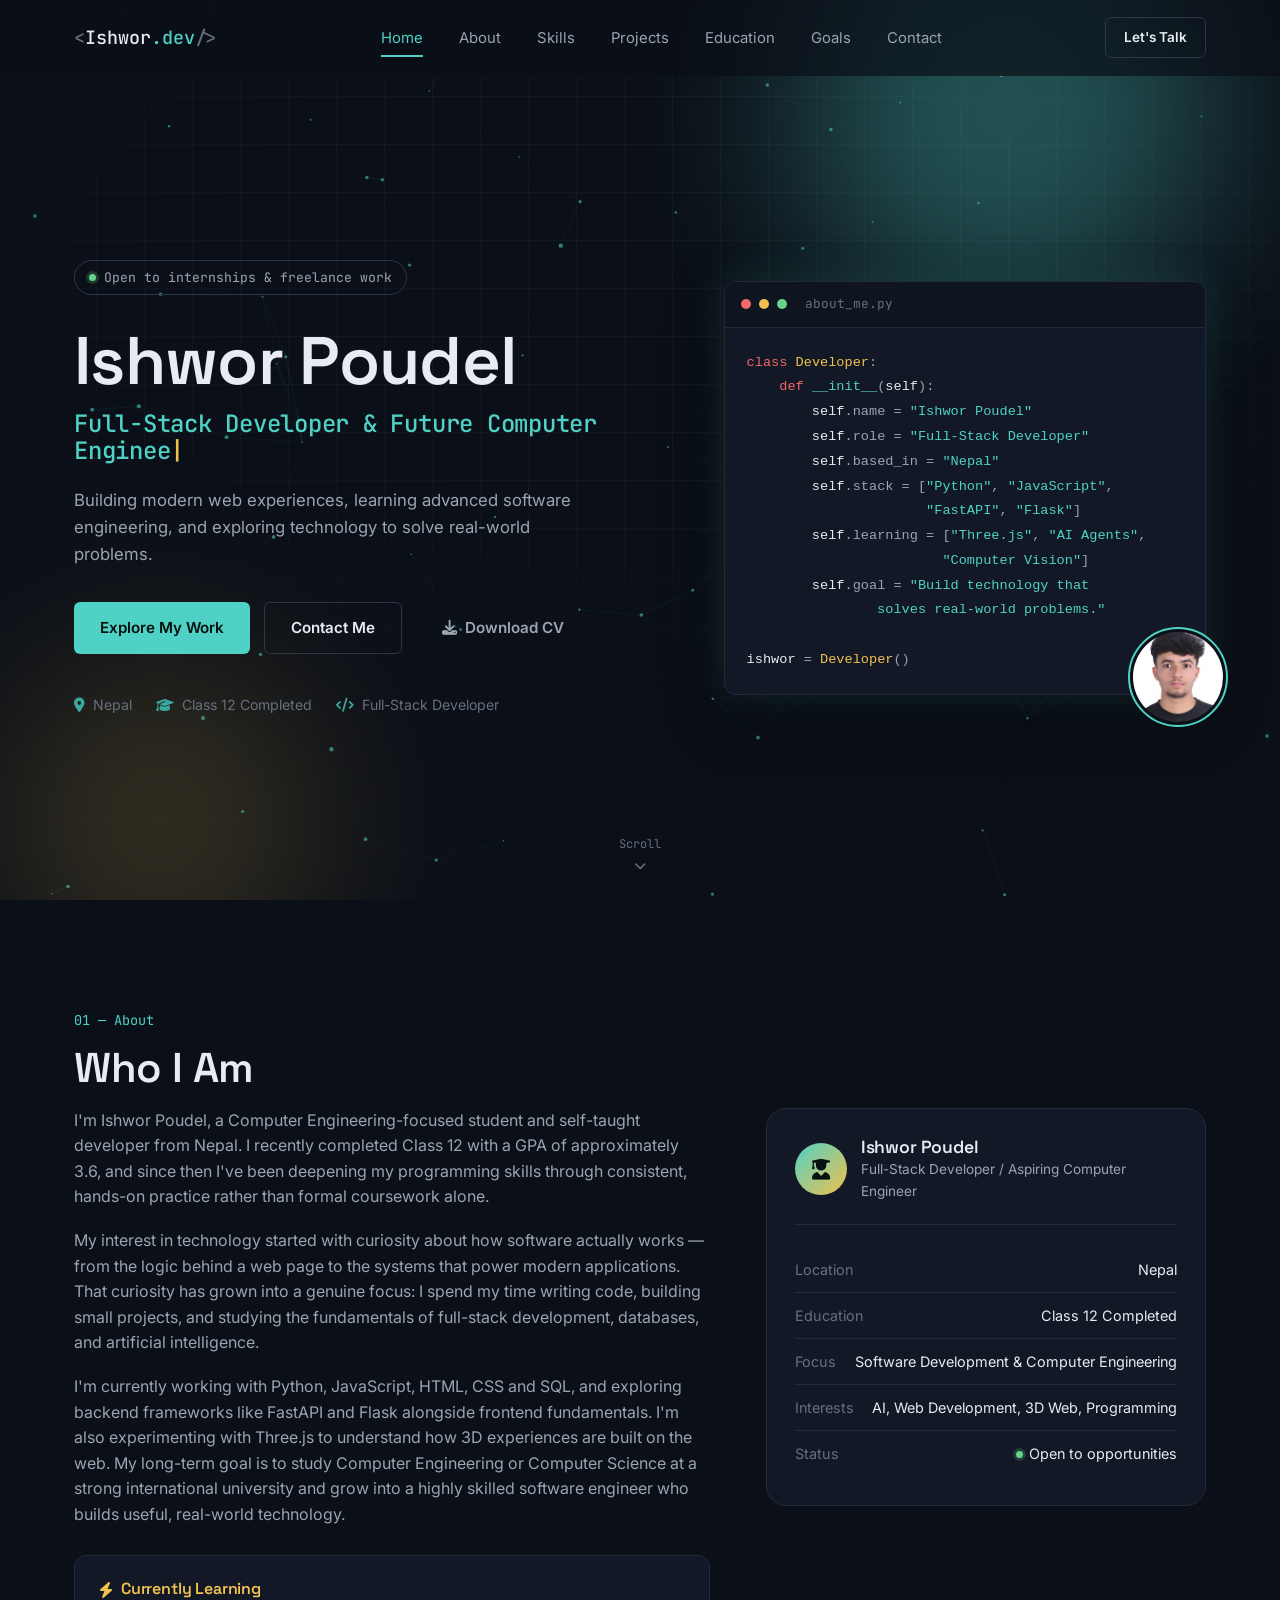
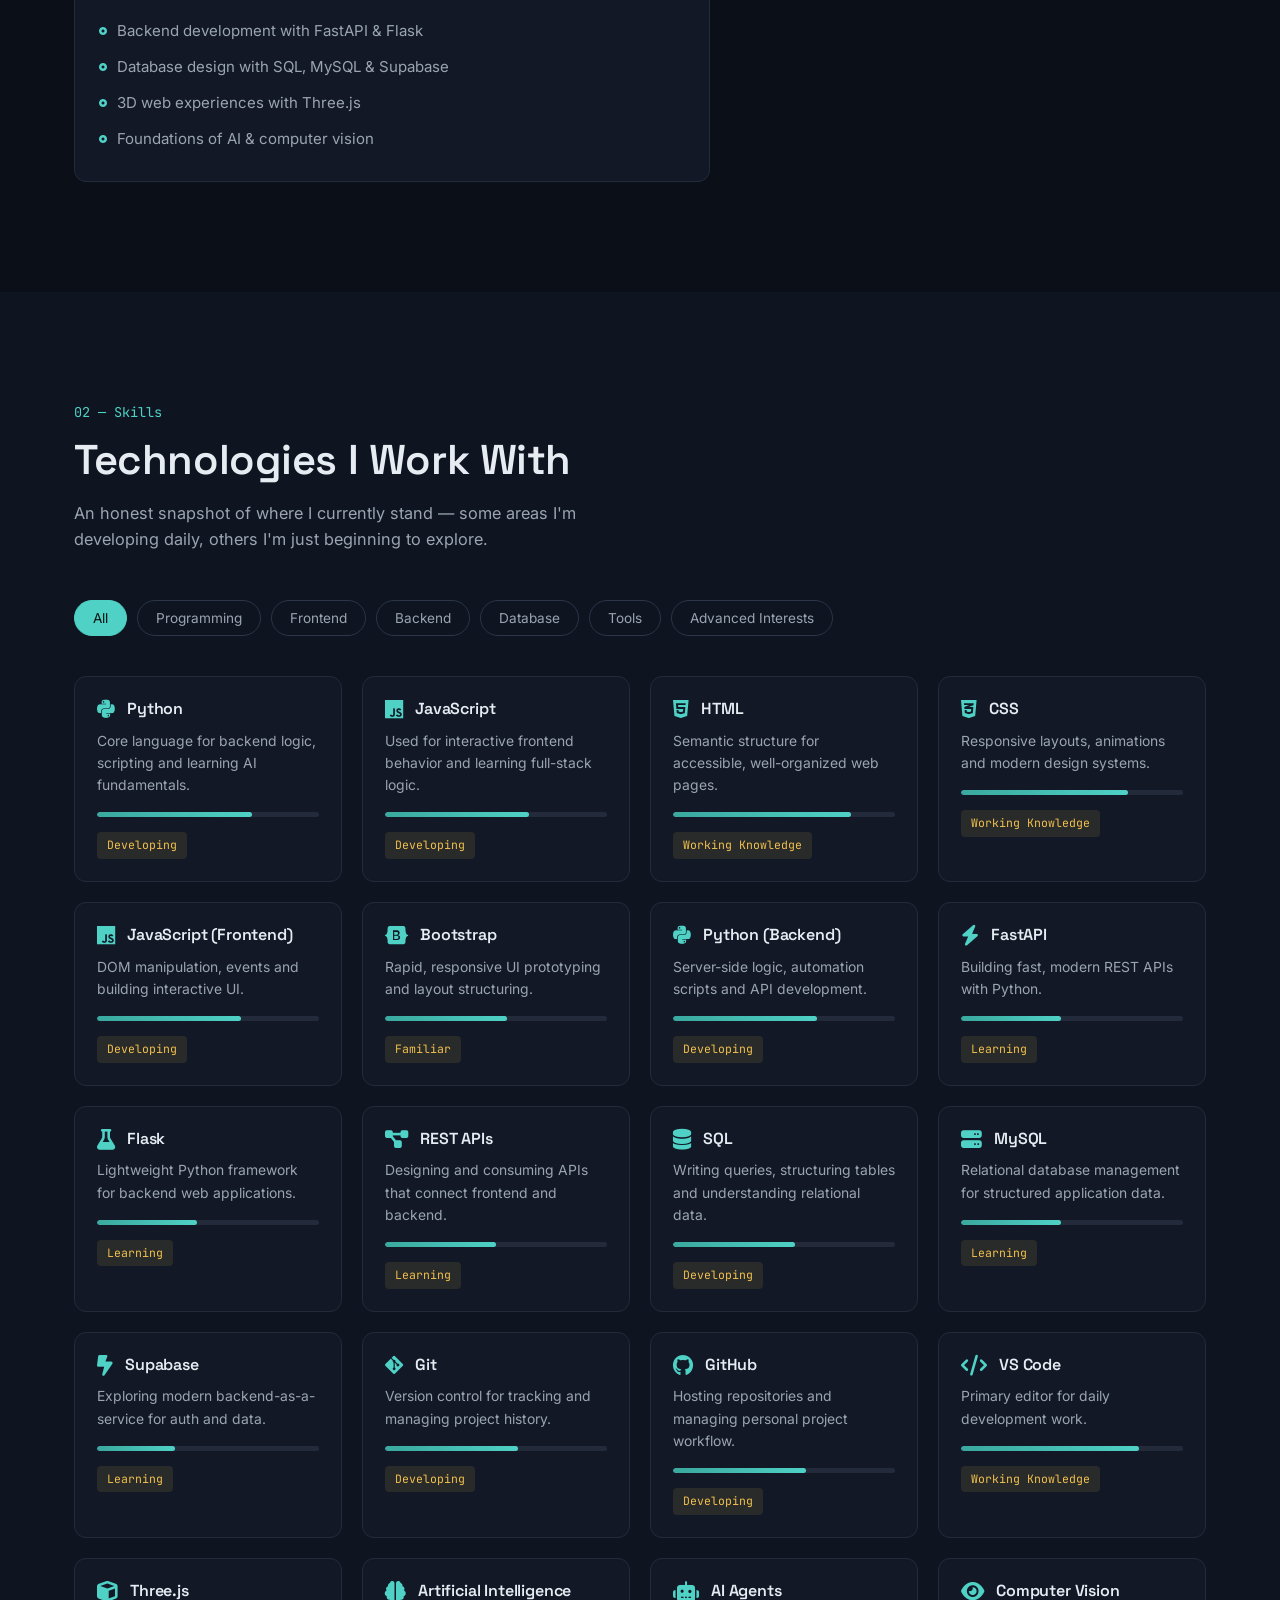
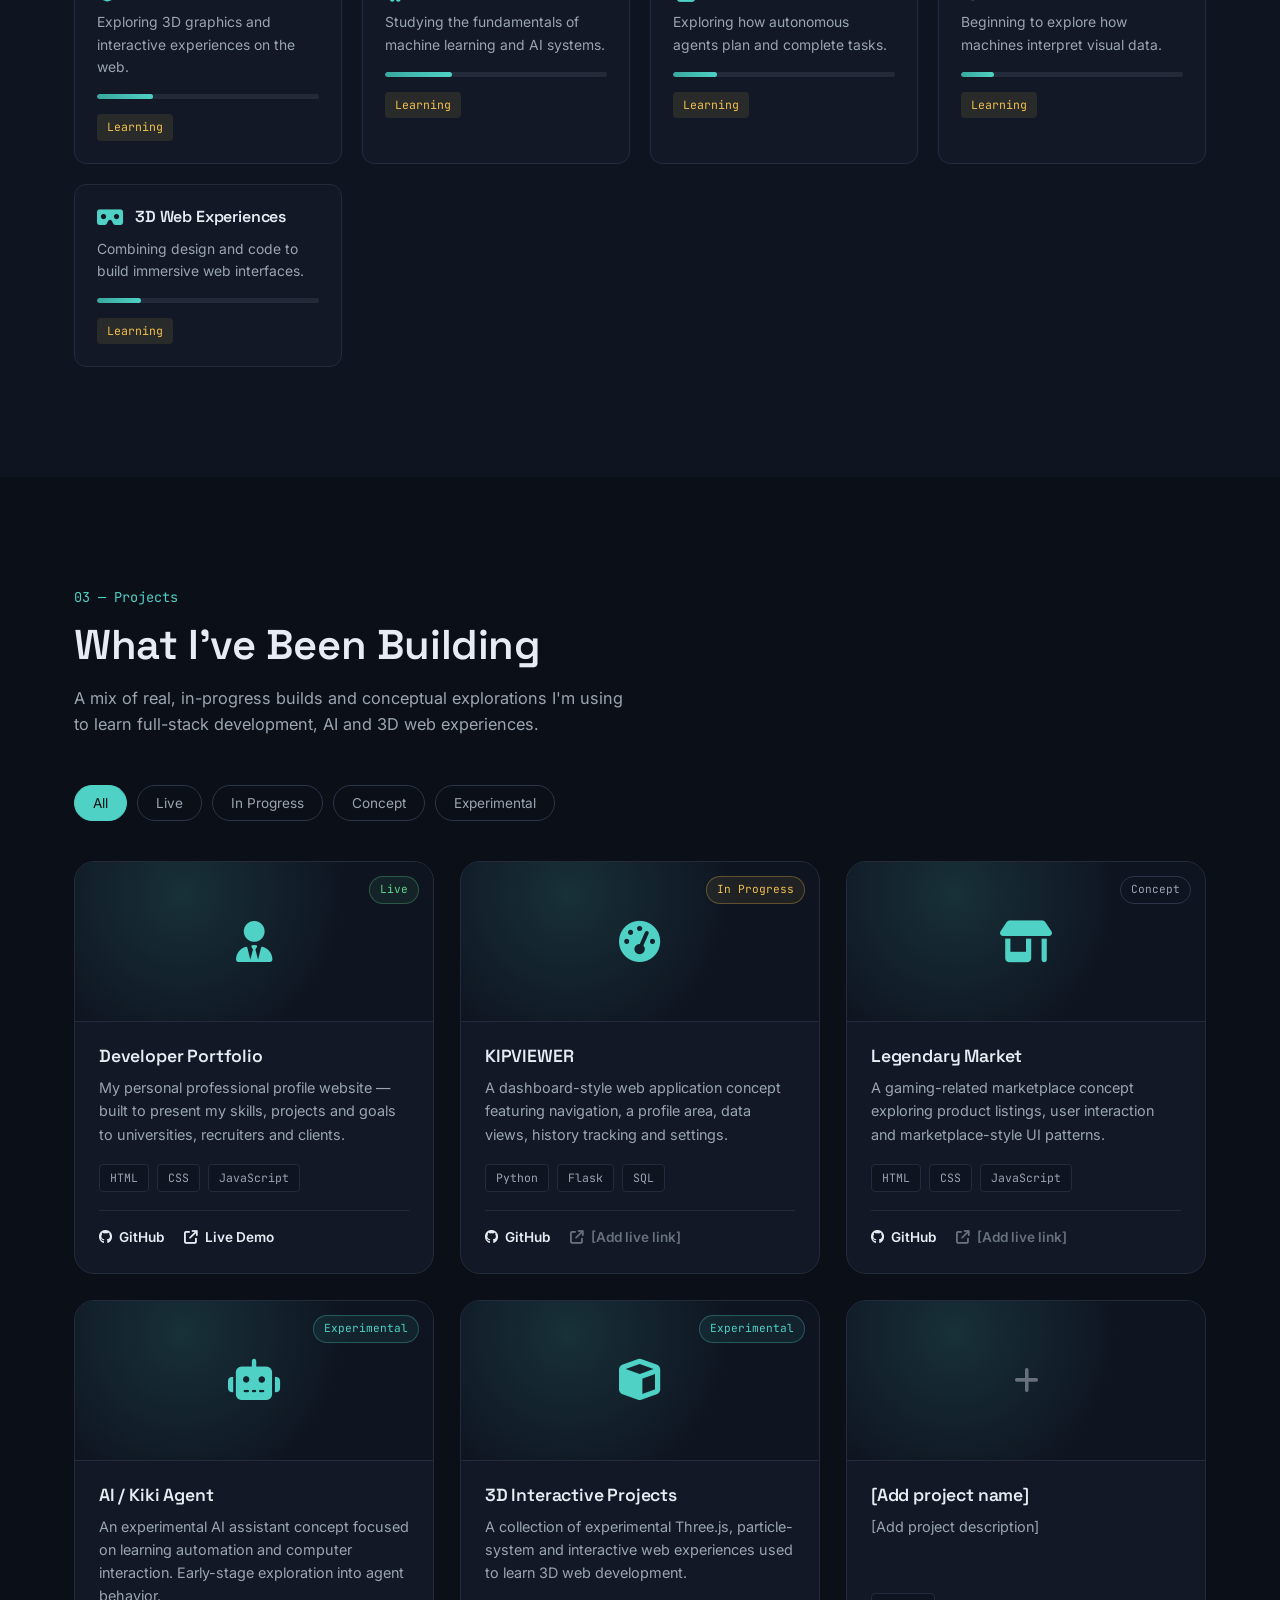
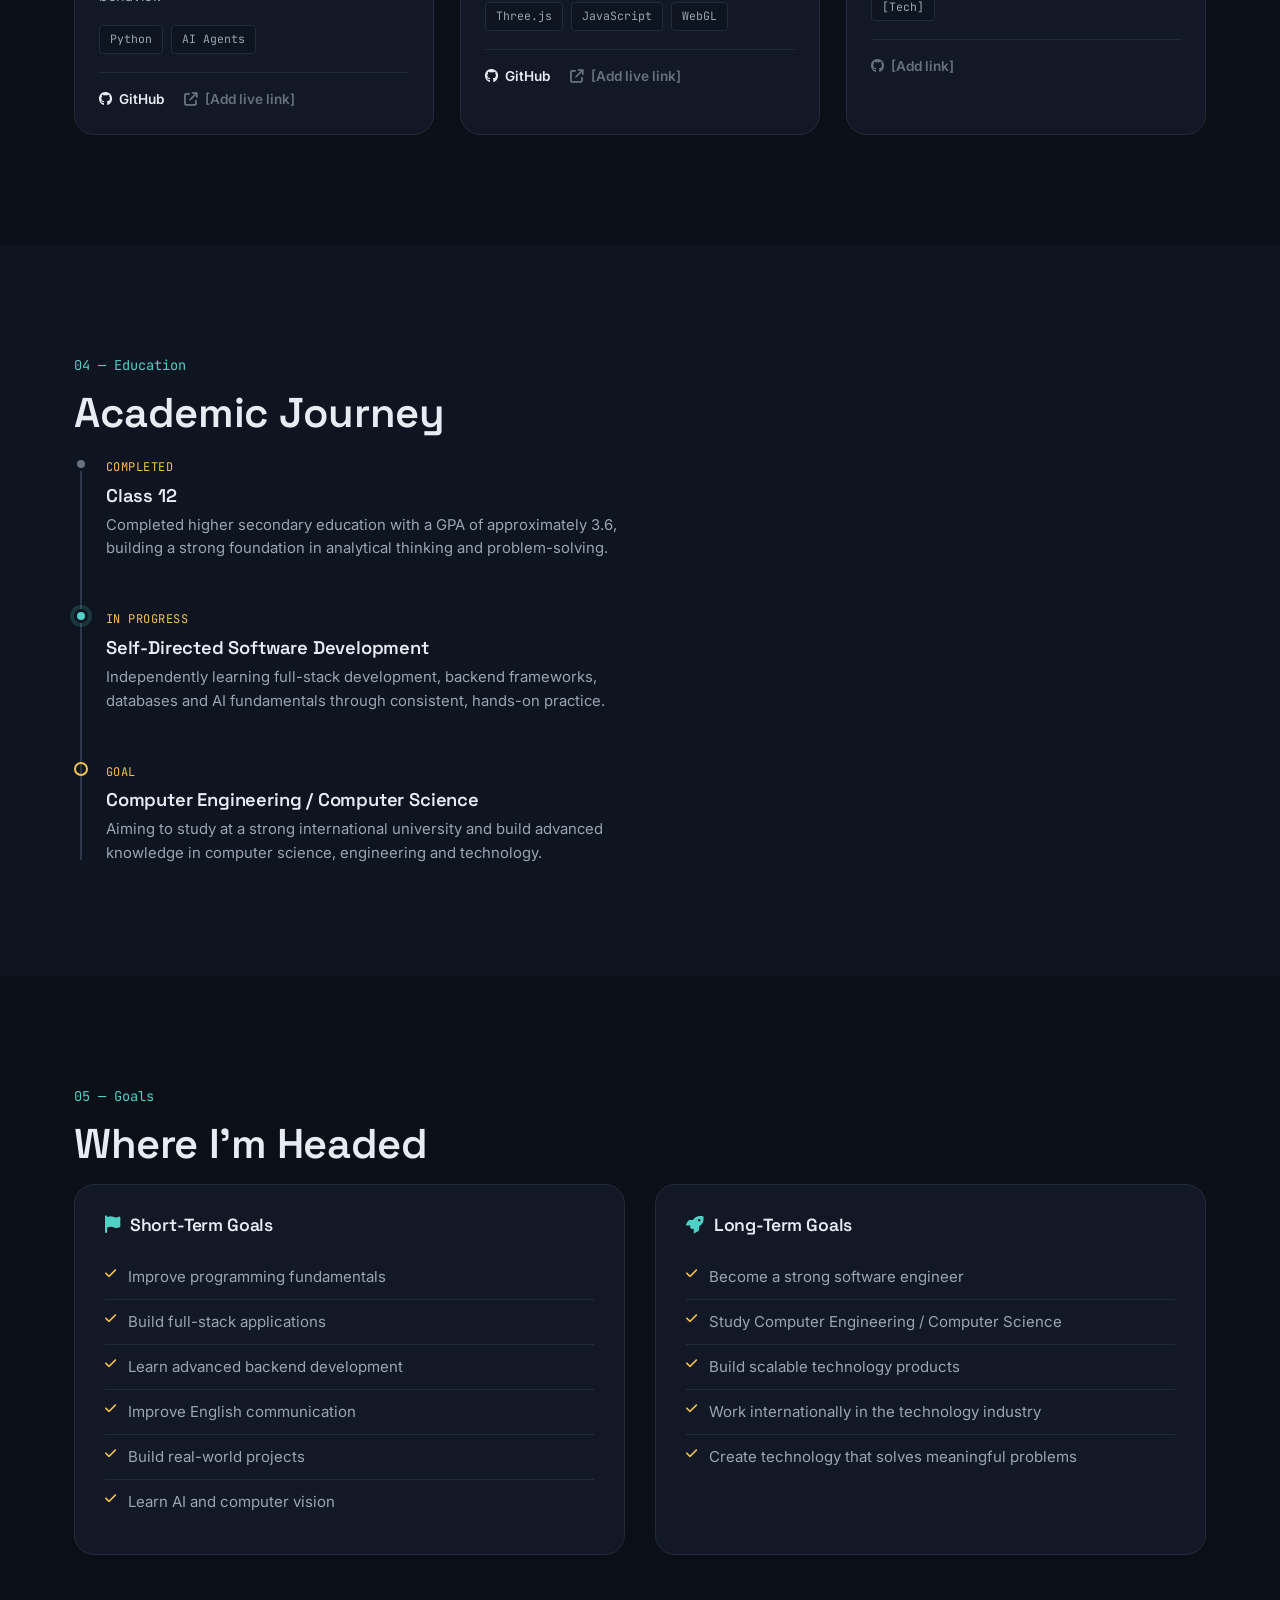
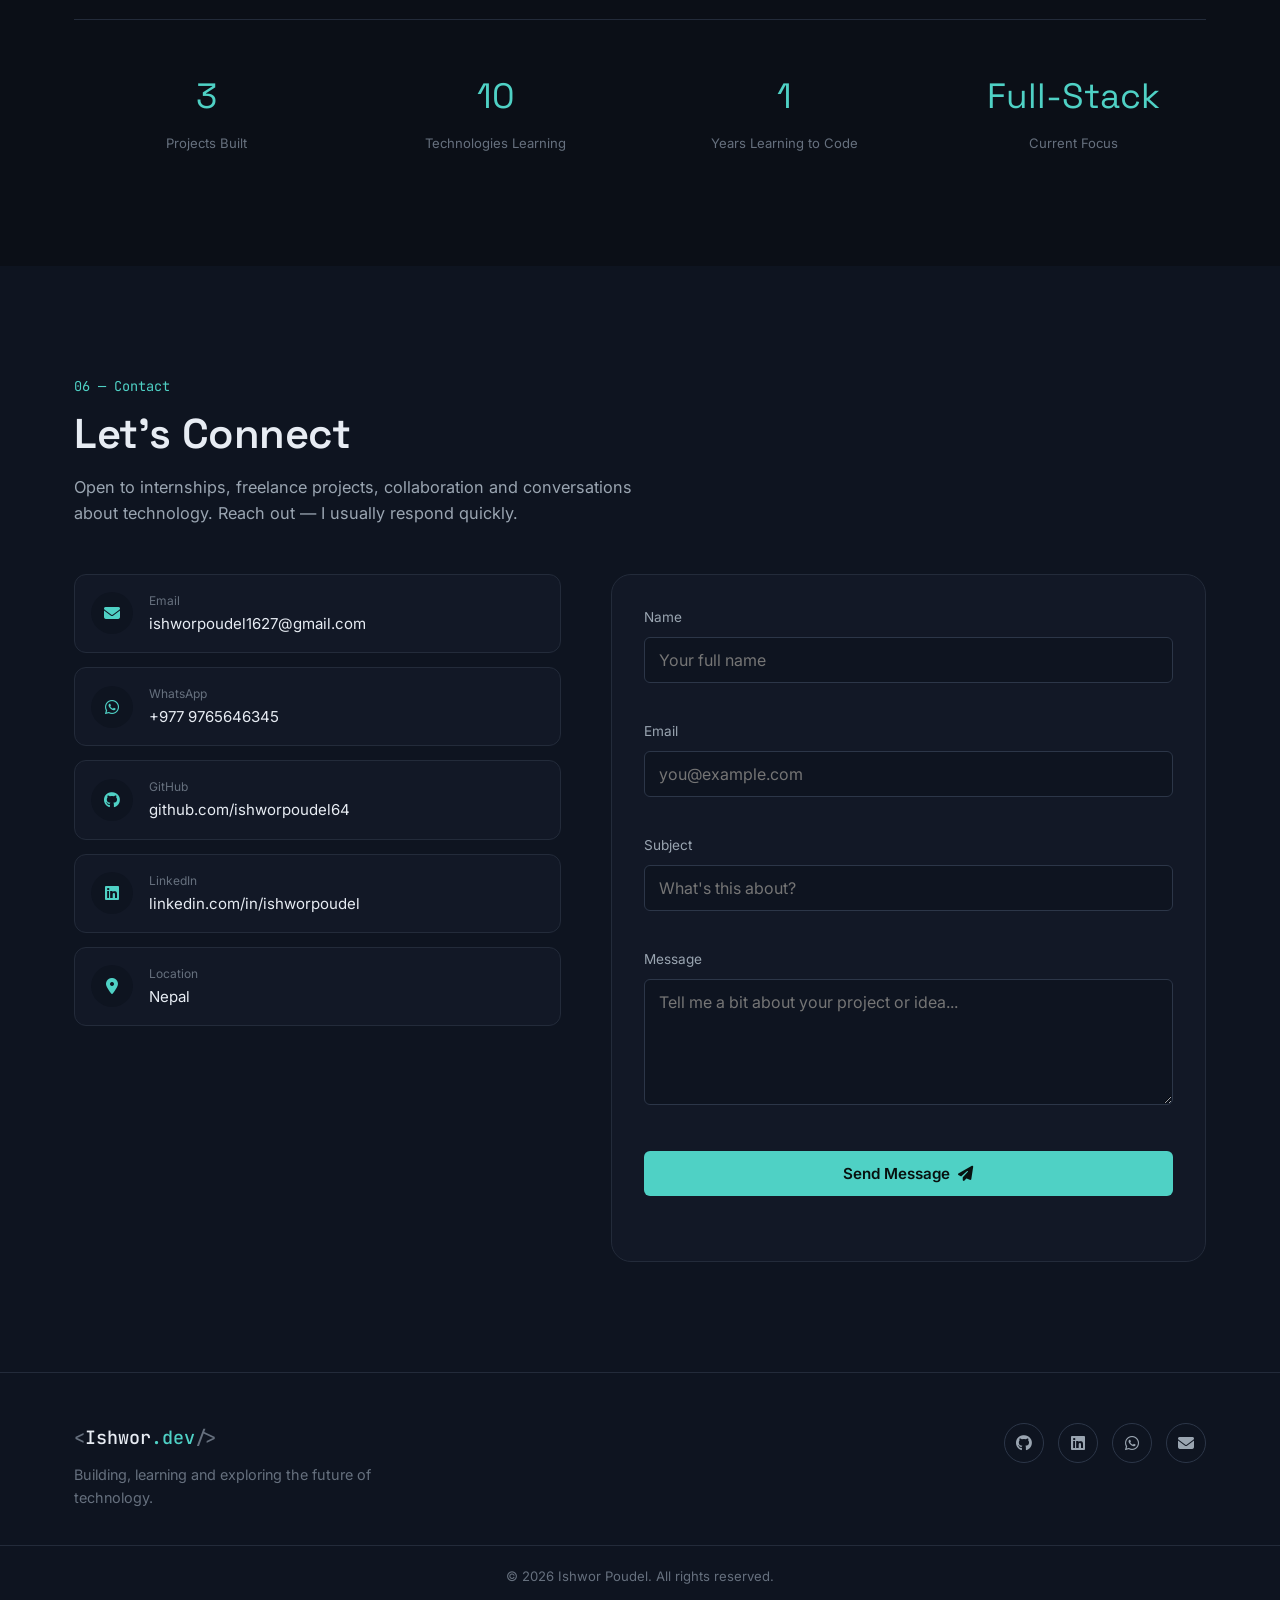
<file: about.html>
<!DOCTYPE html>
<html lang="en">
<head>
  <meta charset="UTF-8">
  <meta name="viewport" content="width=device-width, initial-scale=1.0">
  <title>Ishwor Poudel | Full-Stack Developer & Future Computer Engineer</title>
  <meta name="description" content="Personal portfolio of Ishwor Poudel, a technology-focused developer exploring full-stack development, artificial intelligence, 3D web experiences and computer engineering.">

  <!-- Open Graph -->
  <meta property="og:title" content="Ishwor Poudel | Full-Stack Developer & Future Computer Engineer">
  <meta property="og:description" content="Personal portfolio of Ishwor Poudel — building modern web experiences, learning advanced software engineering, and exploring technology to solve real-world problems.">
  <meta property="og:type" content="website">
  <meta property="og:image" content="assets/developer.jpeg">

  <!-- Favicon (inline SVG, no extra file needed) -->
  <link rel="icon" href="data:image/svg+xml,%3Csvg xmlns='http://www.w3.org/2000/svg' viewBox='0 0 100 100'%3E%3Crect width='100' height='100' rx='20' fill='%230B0F17'/%3E%3Ctext x='50' y='68' font-size='60' text-anchor='middle' fill='%234FD1C5' font-family='monospace'%3E%3C/%3E%3C/text%3E%3C/svg%3E">

  <!-- Fonts -->
  <link rel="preconnect" href="https://fonts.googleapis.com">
  <link rel="preconnect" href="https://fonts.gstatic.com" crossorigin>
  <link href="https://fonts.googleapis.com/css2?family=Space+Grotesk:wght@400;500;600;700&family=Inter:wght@400;500;600;700&family=JetBrains+Mono:wght@400;500&display=swap" rel="stylesheet">

  <!-- Icons -->
  <link rel="stylesheet" href="https://cdnjs.cloudflare.com/ajax/libs/font-awesome/6.5.1/css/all.min.css">

  <link rel="stylesheet" href="developer.css">
</head>
<body>

  <!-- ===================== NAVBAR ===================== -->
  <header class="navbar" id="navbar">
    <nav class="nav-container">
      <a href="#home" class="logo" aria-label="Ishwor Poudel — home">
        <span class="logo-bracket">&lt;</span>Ishwor<span class="logo-accent">.dev</span><span class="logo-bracket">/&gt;</span>
      </a>

      <ul class="nav-links" id="navLinks">
        <li><a href="index.html" class="nav-link active" data-section="home">Home</a></li>
        <li><a href="about.html" class="nav-link" data-section="about">About</a></li>
        <li><a href="#skills" class="nav-link" data-section="skills">Skills</a></li>
        <li><a href="#projects" class="nav-link" data-section="projects">Projects</a></li>
        <li><a href="#education" class="nav-link" data-section="education">Education</a></li>
        <li><a href="#goals" class="nav-link" data-section="goals">Goals</a></li>
        <li><a href="#contact" class="nav-link" data-section="contact">Contact</a></li>
      </ul>

      <div class="nav-actions">
        <a href="#contact" class="btn btn-small btn-outline">Let's Talk</a>
        <button class="hamburger" id="hamburger" aria-label="Toggle navigation menu" aria-expanded="false" aria-controls="navLinks">
          <span></span><span></span><span></span>
        </button>
      </div>
    </nav>
  </header>

  <!-- ===================== HERO ===================== -->
  <section class="hero" id="home">
    <canvas id="particleCanvas" aria-hidden="true"></canvas>
    <div class="hero-grid" aria-hidden="true"></div>
    <div class="hero-glow hero-glow-1" aria-hidden="true"></div>
    <div class="hero-glow hero-glow-2" aria-hidden="true"></div>

    <div class="hero-container">
      <div class="hero-content">
        <p class="hero-eyebrow"><span class="status-dot"></span>Open to internships &amp; freelance work</p>

        <h1 class="hero-name">Ishwor Poudel</h1>
        <h2 class="hero-headline">
          <span id="typedText"></span><span class="cursor" aria-hidden="true">|</span>
        </h2>

        <p class="hero-text">
          Building modern web experiences, learning advanced software engineering,
          and exploring technology to solve real-world problems.
        </p>

        <div class="hero-buttons">
          <a href="#projects" class="btn btn-primary">Explore My Work</a>
          <a href="#contact" class="btn btn-outline">Contact Me</a>
          <a href="assets/resume.pdf" class="btn btn-ghost" download>
            <i class="fa-solid fa-download" aria-hidden="true"></i> Download CV
          </a>
        </div>

        <div class="hero-meta">
          <div class="hero-meta-item"><i class="fa-solid fa-location-dot" aria-hidden="true"></i> Nepal</div>
          <div class="hero-meta-item"><i class="fa-solid fa-graduation-cap" aria-hidden="true"></i> Class 12 Completed</div>
          <div class="hero-meta-item"><i class="fa-solid fa-code" aria-hidden="true"></i> Full-Stack Developer</div>
        </div>
      </div>

      <div class="hero-visual">
        <div class="code-window">
          <div class="code-window-bar">
            <span class="dot dot-red"></span><span class="dot dot-yellow"></span><span class="dot dot-green"></span>
            <span class="code-window-title">about_me.py</span>
          </div>
          <pre class="code-window-body"><code><span class="c-kw">class</span> <span class="c-cls">Developer</span>:
    <span class="c-kw">def</span> <span class="c-fn">__init__</span>(<span class="c-var">self</span>):
        <span class="c-var">self</span>.name = <span class="c-str">"Ishwor Poudel"</span>
        <span class="c-var">self</span>.role = <span class="c-str">"Full-Stack Developer"</span>
        <span class="c-var">self</span>.based_in = <span class="c-str">"Nepal"</span>
        <span class="c-var">self</span>.stack = [<span class="c-str">"Python"</span>, <span class="c-str">"JavaScript"</span>,
                      <span class="c-str">"FastAPI"</span>, <span class="c-str">"Flask"</span>]
        <span class="c-var">self</span>.learning = [<span class="c-str">"Three.js"</span>, <span class="c-str">"AI Agents"</span>,
                        <span class="c-str">"Computer Vision"</span>]
        <span class="c-var">self</span>.goal = <span class="c-str">"Build technology that</span>
<span class="c-str">                solves real-world problems."</span>

<span class="c-var">ishwor</span> = <span class="c-cls">Developer</span>()</code></pre>
        </div>
        <div class="profile-badge">
          <div class="profile-img-wrap">
            <img src="developer.jpeg" alt="Portrait of Ishwor Poudel" class="profile-img" onerror="this.parentElement.classList.add('img-fallback')">
            <div class="profile-img-placeholder"><i class="fa-solid fa-user" aria-hidden="true"></i></div>
          </div>
        </div>
      </div>
    </div>

    <a href="#about" class="scroll-indicator" aria-label="Scroll to About section">
      <span>Scroll</span>
      <i class="fa-solid fa-chevron-down" aria-hidden="true"></i>
    </a>
  </section>

  <!-- ===================== ABOUT ===================== -->
  <section class="section" id="about">
    <div class="container">
      <p class="section-label">01 — About</p>
      <h2 class="section-title">Who I Am</h2>

      <div class="about-grid">
        <div class="about-text reveal">
          <p>
            I'm Ishwor Poudel, a Computer Engineering-focused student and self-taught developer from Nepal.
            I recently completed Class 12 with a GPA of approximately 3.6, and since then I've been deepening
            my programming skills through consistent, hands-on practice rather than formal coursework alone.
          </p>
          <p>
            My interest in technology started with curiosity about how software actually works — from the
            logic behind a web page to the systems that power modern applications. That curiosity has grown
            into a genuine focus: I spend my time writing code, building small projects, and studying the
            fundamentals of full-stack development, databases, and artificial intelligence.
          </p>
          <p>
            I'm currently working with Python, JavaScript, HTML, CSS and SQL, and exploring backend
            frameworks like FastAPI and Flask alongside frontend fundamentals. I'm also experimenting with
            Three.js to understand how 3D experiences are built on the web. My long-term goal is to study
            Computer Engineering or Computer Science at a strong international university and grow into a
            highly skilled software engineer who builds useful, real-world technology.
          </p>

          <div class="learning-box">
            <h3><i class="fa-solid fa-bolt" aria-hidden="true"></i> Currently Learning</h3>
            <ul class="learning-list">
              <li><i class="fa-solid fa-circle-dot" aria-hidden="true"></i> Backend development with FastAPI &amp; Flask</li>
              <li><i class="fa-solid fa-circle-dot" aria-hidden="true"></i> Database design with SQL, MySQL &amp; Supabase</li>
              <li><i class="fa-solid fa-circle-dot" aria-hidden="true"></i> 3D web experiences with Three.js</li>
              <li><i class="fa-solid fa-circle-dot" aria-hidden="true"></i> Foundations of AI &amp; computer vision</li>
            </ul>
          </div>
        </div>

        <aside class="info-card reveal">
          <div class="info-card-header">
            <div class="info-card-avatar"><i class="fa-solid fa-user-graduate" aria-hidden="true"></i></div>
            <div>
              <h3>Ishwor Poudel</h3>
              <p>Full-Stack Developer / Aspiring Computer Engineer</p>
            </div>
          </div>
          <dl class="info-list">
            <div class="info-row"><dt>Location</dt><dd>Nepal</dd></div>
            <div class="info-row"><dt>Education</dt><dd>Class 12 Completed</dd></div>
            <div class="info-row"><dt>Focus</dt><dd>Software Development &amp; Computer Engineering</dd></div>
            <div class="info-row"><dt>Interests</dt><dd>AI, Web Development, 3D Web, Programming</dd></div>
            <div class="info-row"><dt>Status</dt><dd><span class="status-dot"></span> Open to opportunities</dd></div>
          </dl>
        </aside>
      </div>
    </div>
  </section>

  <!-- ===================== SKILLS ===================== -->
  <section class="section section-alt" id="skills">
    <div class="container">
      <p class="section-label">02 — Skills</p>
      <h2 class="section-title">Technologies I Work With</h2>
      <p class="section-subtitle">
        An honest snapshot of where I currently stand — some areas I'm developing daily,
        others I'm just beginning to explore.
      </p>

      <div class="skills-filter" id="skillsFilter" role="tablist" aria-label="Filter skills by category">
        <button class="filter-btn active" data-filter="all" role="tab" aria-selected="true">All</button>
        <button class="filter-btn" data-filter="programming" role="tab" aria-selected="false">Programming</button>
        <button class="filter-btn" data-filter="frontend" role="tab" aria-selected="false">Frontend</button>
        <button class="filter-btn" data-filter="backend" role="tab" aria-selected="false">Backend</button>
        <button class="filter-btn" data-filter="database" role="tab" aria-selected="false">Database</button>
        <button class="filter-btn" data-filter="tools" role="tab" aria-selected="false">Tools</button>
        <button class="filter-btn" data-filter="advanced" role="tab" aria-selected="false">Advanced Interests</button>
      </div>

      <div class="skills-grid" id="skillsGrid">
        <!-- Programming -->
        <div class="skill-card reveal" data-category="programming">
          <div class="skill-head"><i class="fa-brands fa-python" aria-hidden="true"></i><h3>Python</h3></div>
          <p>Core language for backend logic, scripting and learning AI fundamentals.</p>
          <div class="skill-level" data-level="70"><span class="skill-level-fill"></span></div>
          <span class="skill-tag">Developing</span>
        </div>
        <div class="skill-card reveal" data-category="programming">
          <div class="skill-head"><i class="fa-brands fa-js" aria-hidden="true"></i><h3>JavaScript</h3></div>
          <p>Used for interactive frontend behavior and learning full-stack logic.</p>
          <div class="skill-level" data-level="65"><span class="skill-level-fill"></span></div>
          <span class="skill-tag">Developing</span>
        </div>

        <!-- Frontend -->
        <div class="skill-card reveal" data-category="frontend">
          <div class="skill-head"><i class="fa-brands fa-html5" aria-hidden="true"></i><h3>HTML</h3></div>
          <p>Semantic structure for accessible, well-organized web pages.</p>
          <div class="skill-level" data-level="80"><span class="skill-level-fill"></span></div>
          <span class="skill-tag">Working Knowledge</span>
        </div>
        <div class="skill-card reveal" data-category="frontend">
          <div class="skill-head"><i class="fa-brands fa-css3-alt" aria-hidden="true"></i><h3>CSS</h3></div>
          <p>Responsive layouts, animations and modern design systems.</p>
          <div class="skill-level" data-level="75"><span class="skill-level-fill"></span></div>
          <span class="skill-tag">Working Knowledge</span>
        </div>
        <div class="skill-card reveal" data-category="frontend">
          <div class="skill-head"><i class="fa-brands fa-js" aria-hidden="true"></i><h3>JavaScript (Frontend)</h3></div>
          <p>DOM manipulation, events and building interactive UI.</p>
          <div class="skill-level" data-level="65"><span class="skill-level-fill"></span></div>
          <span class="skill-tag">Developing</span>
        </div>
        <div class="skill-head-icon-only"></div>
        <div class="skill-card reveal" data-category="frontend">
          <div class="skill-head"><i class="fa-brands fa-bootstrap" aria-hidden="true"></i><h3>Bootstrap</h3></div>
          <p>Rapid, responsive UI prototyping and layout structuring.</p>
          <div class="skill-level" data-level="55"><span class="skill-level-fill"></span></div>
          <span class="skill-tag">Familiar</span>
        </div>

        <!-- Backend -->
        <div class="skill-card reveal" data-category="backend">
          <div class="skill-head"><i class="fa-brands fa-python" aria-hidden="true"></i><h3>Python (Backend)</h3></div>
          <p>Server-side logic, automation scripts and API development.</p>
          <div class="skill-level" data-level="65"><span class="skill-level-fill"></span></div>
          <span class="skill-tag">Developing</span>
        </div>
        <div class="skill-card reveal" data-category="backend">
          <div class="skill-head"><i class="fa-solid fa-bolt" aria-hidden="true"></i><h3>FastAPI</h3></div>
          <p>Building fast, modern REST APIs with Python.</p>
          <div class="skill-level" data-level="45"><span class="skill-level-fill"></span></div>
          <span class="skill-tag">Learning</span>
        </div>
        <div class="skill-card reveal" data-category="backend">
          <div class="skill-head"><i class="fa-solid fa-flask" aria-hidden="true"></i><h3>Flask</h3></div>
          <p>Lightweight Python framework for backend web applications.</p>
          <div class="skill-level" data-level="45"><span class="skill-level-fill"></span></div>
          <span class="skill-tag">Learning</span>
        </div>
        <div class="skill-card reveal" data-category="backend">
          <div class="skill-head"><i class="fa-solid fa-diagram-project" aria-hidden="true"></i><h3>REST APIs</h3></div>
          <p>Designing and consuming APIs that connect frontend and backend.</p>
          <div class="skill-level" data-level="50"><span class="skill-level-fill"></span></div>
          <span class="skill-tag">Learning</span>
        </div>

        <!-- Database -->
        <div class="skill-card reveal" data-category="database">
          <div class="skill-head"><i class="fa-solid fa-database" aria-hidden="true"></i><h3>SQL</h3></div>
          <p>Writing queries, structuring tables and understanding relational data.</p>
          <div class="skill-level" data-level="55"><span class="skill-level-fill"></span></div>
          <span class="skill-tag">Developing</span>
        </div>
        <div class="skill-card reveal" data-category="database">
          <div class="skill-head"><i class="fa-solid fa-server" aria-hidden="true"></i><h3>MySQL</h3></div>
          <p>Relational database management for structured application data.</p>
          <div class="skill-level" data-level="45"><span class="skill-level-fill"></span></div>
          <span class="skill-tag">Learning</span>
        </div>
        <div class="skill-card reveal" data-category="database">
          <div class="skill-head"><i class="fa-solid fa-bolt-lightning" aria-hidden="true"></i><h3>Supabase</h3></div>
          <p>Exploring modern backend-as-a-service for auth and data.</p>
          <div class="skill-level" data-level="35"><span class="skill-level-fill"></span></div>
          <span class="skill-tag">Learning</span>
        </div>

        <!-- Tools -->
        <div class="skill-card reveal" data-category="tools">
          <div class="skill-head"><i class="fa-brands fa-git-alt" aria-hidden="true"></i><h3>Git</h3></div>
          <p>Version control for tracking and managing project history.</p>
          <div class="skill-level" data-level="60"><span class="skill-level-fill"></span></div>
          <span class="skill-tag">Developing</span>
        </div>
        <div class="skill-card reveal" data-category="tools">
          <div class="skill-head"><i class="fa-brands fa-github" aria-hidden="true"></i><h3>GitHub</h3></div>
          <p>Hosting repositories and managing personal project workflow.</p>
          <div class="skill-level" data-level="60"><span class="skill-level-fill"></span></div>
          <span class="skill-tag">Developing</span>
        </div>
        <div class="skill-card reveal" data-category="tools">
          <div class="skill-head"><i class="fa-solid fa-code" aria-hidden="true"></i><h3>VS Code</h3></div>
          <p>Primary editor for daily development work.</p>
          <div class="skill-level" data-level="80"><span class="skill-level-fill"></span></div>
          <span class="skill-tag">Working Knowledge</span>
        </div>

        <!-- Advanced Interests -->
        <div class="skill-card reveal" data-category="advanced">
          <div class="skill-head"><i class="fa-solid fa-cube" aria-hidden="true"></i><h3>Three.js</h3></div>
          <p>Exploring 3D graphics and interactive experiences on the web.</p>
          <div class="skill-level" data-level="25"><span class="skill-level-fill"></span></div>
          <span class="skill-tag">Learning</span>
        </div>
        <div class="skill-card reveal" data-category="advanced">
          <div class="skill-head"><i class="fa-solid fa-brain" aria-hidden="true"></i><h3>Artificial Intelligence</h3></div>
          <p>Studying the fundamentals of machine learning and AI systems.</p>
          <div class="skill-level" data-level="30"><span class="skill-level-fill"></span></div>
          <span class="skill-tag">Learning</span>
        </div>
        <div class="skill-card reveal" data-category="advanced">
          <div class="skill-head"><i class="fa-solid fa-robot" aria-hidden="true"></i><h3>AI Agents</h3></div>
          <p>Exploring how autonomous agents plan and complete tasks.</p>
          <div class="skill-level" data-level="20"><span class="skill-level-fill"></span></div>
          <span class="skill-tag">Learning</span>
        </div>
        <div class="skill-card reveal" data-category="advanced">
          <div class="skill-head"><i class="fa-solid fa-eye" aria-hidden="true"></i><h3>Computer Vision</h3></div>
          <p>Beginning to explore how machines interpret visual data.</p>
          <div class="skill-level" data-level="15"><span class="skill-level-fill"></span></div>
          <span class="skill-tag">Learning</span>
        </div>
        <div class="skill-card reveal" data-category="advanced">
          <div class="skill-head"><i class="fa-solid fa-vr-cardboard" aria-hidden="true"></i><h3>3D Web Experiences</h3></div>
          <p>Combining design and code to build immersive web interfaces.</p>
          <div class="skill-level" data-level="20"><span class="skill-level-fill"></span></div>
          <span class="skill-tag">Learning</span>
        </div>
      </div>
    </div>
  </section>

  <!-- ===================== PROJECTS ===================== -->
  <section class="section" id="projects">
    <div class="container">
      <p class="section-label">03 — Projects</p>
      <h2 class="section-title">What I've Been Building</h2>
      <p class="section-subtitle">
        A mix of real, in-progress builds and conceptual explorations I'm using to learn
        full-stack development, AI and 3D web experiences.
      </p>

      <div class="skills-filter" id="projectsFilter" role="tablist" aria-label="Filter projects by status">
        <button class="filter-btn active" data-filter="all" role="tab" aria-selected="true">All</button>
        <button class="filter-btn" data-filter="live" role="tab" aria-selected="false">Live</button>
        <button class="filter-btn" data-filter="progress" role="tab" aria-selected="false">In Progress</button>
        <button class="filter-btn" data-filter="concept" role="tab" aria-selected="false">Concept</button>
        <button class="filter-btn" data-filter="experimental" role="tab" aria-selected="false">Experimental</button>
      </div>

      <div class="projects-grid" id="projectsGrid">

        <article class="project-card reveal" data-status="live">
          <div class="project-image">
            <i class="fa-solid fa-user-tie" aria-hidden="true"></i>
            <span class="project-status status-live">Live</span>
          </div>
          <div class="project-body">
            <h3>Developer Portfolio</h3>
            <p>My personal professional profile website — built to present my skills, projects and goals to universities, recruiters and clients.</p>
            <div class="project-tech">
              <span>HTML</span><span>CSS</span><span>JavaScript</span>
            </div>
            <div class="project-links">
              <a href="#" class="btn-link"><i class="fa-brands fa-github" aria-hidden="true"></i> GitHub</a>
              <a href="#" class="btn-link"><i class="fa-solid fa-arrow-up-right-from-square" aria-hidden="true"></i> Live Demo</a>
            </div>
          </div>
        </article>

        <article class="project-card reveal" data-status="progress">
          <div class="project-image">
            <i class="fa-solid fa-gauge-high" aria-hidden="true"></i>
            <span class="project-status status-progress">In Progress</span>
          </div>
          <div class="project-body">
            <h3>KIPVIEWER</h3>
            <p>A dashboard-style web application concept featuring navigation, a profile area, data views, history tracking and settings.</p>
            <div class="project-tech">
              <span>Python</span><span>Flask</span><span>SQL</span>
            </div>
            <div class="project-links">
              <a href="#" class="btn-link"><i class="fa-brands fa-github" aria-hidden="true"></i> GitHub</a>
              <a href="#" class="btn-link disabled"><i class="fa-solid fa-arrow-up-right-from-square" aria-hidden="true"></i> [Add live link]</a>
            </div>
          </div>
        </article>

        <article class="project-card reveal" data-status="concept">
          <div class="project-image">
            <i class="fa-solid fa-shop" aria-hidden="true"></i>
            <span class="project-status status-concept">Concept</span>
          </div>
          <div class="project-body">
            <h3>Legendary Market</h3>
            <p>A gaming-related marketplace concept exploring product listings, user interaction and marketplace-style UI patterns.</p>
            <div class="project-tech">
              <span>HTML</span><span>CSS</span><span>JavaScript</span>
            </div>
            <div class="project-links">
              <a href="#" class="btn-link"><i class="fa-brands fa-github" aria-hidden="true"></i> GitHub</a>
              <a href="#" class="btn-link disabled"><i class="fa-solid fa-arrow-up-right-from-square" aria-hidden="true"></i> [Add live link]</a>
            </div>
          </div>
        </article>

        <article class="project-card reveal" data-status="experimental">
          <div class="project-image">
            <i class="fa-solid fa-robot" aria-hidden="true"></i>
            <span class="project-status status-experimental">Experimental</span>
          </div>
          <div class="project-body">
            <h3>AI / Kiki Agent</h3>
            <p>An experimental AI assistant concept focused on learning automation and computer interaction. Early-stage exploration into agent behavior.</p>
            <div class="project-tech">
              <span>Python</span><span>AI Agents</span>
            </div>
            <div class="project-links">
              <a href="#" class="btn-link"><i class="fa-brands fa-github" aria-hidden="true"></i> GitHub</a>
              <a href="#" class="btn-link disabled"><i class="fa-solid fa-arrow-up-right-from-square" aria-hidden="true"></i> [Add live link]</a>
            </div>
          </div>
        </article>

        <article class="project-card reveal" data-status="experimental">
          <div class="project-image">
            <i class="fa-solid fa-cube" aria-hidden="true"></i>
            <span class="project-status status-experimental">Experimental</span>
          </div>
          <div class="project-body">
            <h3>3D Interactive Projects</h3>
            <p>A collection of experimental Three.js, particle-system and interactive web experiences used to learn 3D web development.</p>
            <div class="project-tech">
              <span>Three.js</span><span>JavaScript</span><span>WebGL</span>
            </div>
            <div class="project-links">
              <a href="#" class="btn-link"><i class="fa-brands fa-github" aria-hidden="true"></i> GitHub</a>
              <a href="#" class="btn-link disabled"><i class="fa-solid fa-arrow-up-right-from-square" aria-hidden="true"></i> [Add live link]</a>
            </div>
          </div>
        </article>

        <article class="project-card reveal project-card-placeholder" data-status="concept">
          <div class="project-image project-image-placeholder">
            <i class="fa-solid fa-plus" aria-hidden="true"></i>
          </div>
          <div class="project-body">
            <h3>[Add project name]</h3>
            <p>[Add project description]</p>
            <div class="project-tech">
              <span>[Tech]</span>
            </div>
            <div class="project-links">
              <a href="#" class="btn-link disabled"><i class="fa-brands fa-github" aria-hidden="true"></i> [Add link]</a>
            </div>
          </div>
        </article>

      </div>
    </div>
  </section>

  <!-- ===================== EDUCATION ===================== -->
  <section class="section section-alt" id="education">
    <div class="container">
      <p class="section-label">04 — Education</p>
      <h2 class="section-title">Academic Journey</h2>

      <div class="timeline">
        <div class="timeline-item reveal">
          <div class="timeline-marker"></div>
          <div class="timeline-content">
            <span class="timeline-date">Completed</span>
            <h3>Class 12</h3>
            <p>Completed higher secondary education with a GPA of approximately 3.6, building a strong foundation in analytical thinking and problem-solving.</p>
          </div>
        </div>

        <div class="timeline-item reveal">
          <div class="timeline-marker timeline-marker-active"></div>
          <div class="timeline-content">
            <span class="timeline-date">In Progress</span>
            <h3>Self-Directed Software Development</h3>
            <p>Independently learning full-stack development, backend frameworks, databases and AI fundamentals through consistent, hands-on practice.</p>
          </div>
        </div>

        <div class="timeline-item reveal">
          <div class="timeline-marker timeline-marker-future"></div>
          <div class="timeline-content">
            <span class="timeline-date">Goal</span>
            <h3>Computer Engineering / Computer Science</h3>
            <p>Aiming to study at a strong international university and build advanced knowledge in computer science, engineering and technology.</p>
          </div>
        </div>
      </div>
    </div>
  </section>

  <!-- ===================== GOALS ===================== -->
  <section class="section" id="goals">
    <div class="container">
      <p class="section-label">05 — Goals</p>
      <h2 class="section-title">Where I'm Headed</h2>

      <div class="goals-columns">
        <div class="goals-col reveal">
          <h3><i class="fa-solid fa-flag" aria-hidden="true"></i> Short-Term Goals</h3>
          <ul class="goals-list">
            <li><i class="fa-solid fa-check" aria-hidden="true"></i> Improve programming fundamentals</li>
            <li><i class="fa-solid fa-check" aria-hidden="true"></i> Build full-stack applications</li>
            <li><i class="fa-solid fa-check" aria-hidden="true"></i> Learn advanced backend development</li>
            <li><i class="fa-solid fa-check" aria-hidden="true"></i> Improve English communication</li>
            <li><i class="fa-solid fa-check" aria-hidden="true"></i> Build real-world projects</li>
            <li><i class="fa-solid fa-check" aria-hidden="true"></i> Learn AI and computer vision</li>
          </ul>
        </div>

        <div class="goals-col reveal">
          <h3><i class="fa-solid fa-rocket" aria-hidden="true"></i> Long-Term Goals</h3>
          <ul class="goals-list">
            <li><i class="fa-solid fa-check" aria-hidden="true"></i> Become a strong software engineer</li>
            <li><i class="fa-solid fa-check" aria-hidden="true"></i> Study Computer Engineering / Computer Science</li>
            <li><i class="fa-solid fa-check" aria-hidden="true"></i> Build scalable technology products</li>
            <li><i class="fa-solid fa-check" aria-hidden="true"></i> Work internationally in the technology industry</li>
            <li><i class="fa-solid fa-check" aria-hidden="true"></i> Create technology that solves meaningful problems</li>
          </ul>
        </div>
      </div>

      <!-- Developer Statistics -->
      <div class="stats-bar">
        <div class="stat-item reveal">
          <span class="stat-number" data-count="3">0</span>
          <span class="stat-label">Projects Built</span>
        </div>
        <div class="stat-item reveal">
          <span class="stat-number" data-count="10">0</span>
          <span class="stat-label">Technologies Learning</span>
        </div>
        <div class="stat-item reveal">
          <span class="stat-number" data-count="1">0</span>
          <span class="stat-label">Years Learning to Code</span>
        </div>
        <div class="stat-item reveal">
          <span class="stat-number">Full-Stack</span>
          <span class="stat-label">Current Focus</span>
        </div>
      </div>
    </div>
  </section>

  <!-- ===================== CONTACT ===================== -->
  <section class="section section-alt" id="contact">
    <div class="container">
      <p class="section-label">06 — Contact</p>
      <h2 class="section-title">Let's Connect</h2>
      <p class="section-subtitle">
        Open to internships, freelance projects, collaboration and conversations about technology.
        Reach out — I usually respond quickly.
      </p>

      <div class="contact-grid">
        <div class="contact-info reveal">
          <a href="mailto:ishworpoudel1627@gmail.com" class="contact-item">
            <div class="contact-icon"><i class="fa-solid fa-envelope" aria-hidden="true"></i></div>
            <div><span>Email</span><p>ishworpoudel1627@gmail.com</p></div>
          </a>
          <a href="https://wa.me/9779765646345" class="contact-item" target="_blank" rel="noopener noreferrer">
            <div class="contact-icon"><i class="fa-brands fa-whatsapp" aria-hidden="true"></i></div>
            <div><span>WhatsApp</span><p>+977 9765646345</p></div>
          </a>
          <a href="https://github.com/ishworpoudel64" class="contact-item" target="_blank" rel="noopener noreferrer">
            <div class="contact-icon"><i class="fa-brands fa-github" aria-hidden="true"></i></div>
            <div><span>GitHub</span><p>github.com/ishworpoudel64</p></div>
          </a>
          <a href="https://linkedin.com/in/ishworpoudel" class="contact-item" target="_blank" rel="noopener noreferrer">
            <div class="contact-icon"><i class="fa-brands fa-linkedin" aria-hidden="true"></i></div>
            <div><span>LinkedIn</span><p>linkedin.com/in/ishworpoudel</p></div>
          </a>
          <div class="contact-item contact-item-static">
            <div class="contact-icon"><i class="fa-solid fa-location-dot" aria-hidden="true"></i></div>
            <div><span>Location</span><p>Nepal</p></div>
          </div>
        </div>

        <form class="contact-form reveal" id="contactForm" novalidate>
          <div class="form-group">
            <label for="name">Name</label>
            <input type="text" id="name" name="name" placeholder="Your full name" required>
            <span class="form-error" id="nameError"></span>
          </div>
          <div class="form-group">
            <label for="email">Email</label>
            <input type="email" id="email" name="email" placeholder="you@example.com" required>
            <span class="form-error" id="emailError"></span>
          </div>
          <div class="form-group">
            <label for="subject">Subject</label>
            <input type="text" id="subject" name="subject" placeholder="What's this about?" required>
            <span class="form-error" id="subjectError"></span>
          </div>
          <div class="form-group">
            <label for="message">Message</label>
            <textarea id="message" name="message" rows="5" placeholder="Tell me a bit about your project or idea..." required></textarea>
            <span class="form-error" id="messageError"></span>
          </div>
          <button type="submit" class="btn btn-primary btn-full" id="submitBtn">
            <span>Send Message</span> <i class="fa-solid fa-paper-plane" aria-hidden="true"></i>
          </button>
          <p class="form-note" id="formNote" role="status" aria-live="polite"></p>
        </form>
      </div>
    </div>
  </section>

  <!-- ===================== FOOTER ===================== -->
  <footer class="footer">
    <div class="container footer-container">
      <div class="footer-brand">
        <a href="#home" class="logo">
          <span class="logo-bracket">&lt;</span>Ishwor<span class="logo-accent">.dev</span><span class="logo-bracket">/&gt;</span>
        </a>
        <p>Building, learning and exploring the future of technology.</p>
      </div>

      <div class="footer-social">
        <a href="https://github.com/ishworpoudel64" aria-label="GitHub" target="_blank" rel="noopener noreferrer"><i class="fa-brands fa-github" aria-hidden="true"></i></a>
        <a href="https://linkedin.com/in/ishworpoudel" aria-label="LinkedIn" target="_blank" rel="noopener noreferrer"><i class="fa-brands fa-linkedin" aria-hidden="true"></i></a>
        <a href="https://wa.me/9779765646345" aria-label="WhatsApp" target="_blank" rel="noopener noreferrer"><i class="fa-brands fa-whatsapp" aria-hidden="true"></i></a>
        <a href="mailto:ishworpoudel1627@gmail.com" aria-label="Email"><i class="fa-solid fa-envelope" aria-hidden="true"></i></a>
      </div>
    </div>
    <div class="footer-bottom">
      <p>&copy; 2026 Ishwor Poudel. All rights reserved.</p>
    </div>
  </footer>

  <button class="back-to-top" id="backToTop" aria-label="Back to top">
    <i class="fa-solid fa-arrow-up" aria-hidden="true"></i>
  </button>

  <script src="developer.js"></script>
</body>
</html>
</file>
<file: developer.css>
/* =========================================================
   ISHWOR POUDEL — PORTFOLIO STYLESHEET
   Design tokens, layout, components, responsive rules.
   ========================================================= */

/* -------------------- DESIGN TOKENS -------------------- */
:root {
  /* Color */
  --bg: #0B0F17;
  --bg-alt: #0E1420;
  --surface: #121826;
  --surface-hover: #161E2E;
  --border: #232B3A;
  --border-light: #2C3648;

  --text-primary: #E7ECF3;
  --text-secondary: #9AA5B1;
  --text-muted: #66707E;

  --accent: #4FD1C5;       /* teal */
  --accent-dim: #3AA89E;
  --accent-2: #F2C14E;     /* warm amber */
  --accent-2-dim: #C79A2E;

  --danger: #F2686C;
  --success: #63D48A;

  /* Type */
  --font-display: 'Space Grotesk', 'Segoe UI', sans-serif;
  --font-body: 'Inter', 'Segoe UI', sans-serif;
  --font-mono: 'JetBrains Mono', 'Courier New', monospace;

  /* Layout */
  --max-width: 1180px;
  --radius-sm: 6px;
  --radius-md: 12px;
  --radius-lg: 20px;
  --nav-height: 76px;

  --shadow-glow: 0 0 40px rgba(79, 209, 197, 0.15);
  --transition: 0.25s ease;
}

/* -------------------- RESET -------------------- */
* { margin: 0; padding: 0; box-sizing: border-box; }

html { scroll-behavior: smooth; }

@media (prefers-reduced-motion: reduce) {
  html { scroll-behavior: auto; }
  *, *::before, *::after {
    animation-duration: 0.01ms !important;
    animation-iteration-count: 1 !important;
    transition-duration: 0.01ms !important;
    scroll-behavior: auto !important;
  }
}

body {
  background: var(--bg);
  color: var(--text-primary);
  font-family: var(--font-body);
  font-size: 16px;
  line-height: 1.6;
  overflow-x: hidden;
}

img { max-width: 100%; display: block; }

a { color: inherit; text-decoration: none; }

ul { list-style: none; }

button { font-family: inherit; cursor: pointer; border: none; background: none; color: inherit; }

input, textarea { font-family: inherit; font-size: 1rem; }

:focus-visible {
  outline: 2px solid var(--accent);
  outline-offset: 3px;
  border-radius: 4px;
}

.container {
  max-width: var(--max-width);
  margin: 0 auto;
  padding: 0 24px;
}

/* -------------------- TYPOGRAPHY -------------------- */
h1, h2, h3, h4 {
  font-family: var(--font-display);
  font-weight: 600;
  line-height: 1.15;
  letter-spacing: -0.01em;
}

.section-label {
  font-family: var(--font-mono);
  font-size: 0.85rem;
  color: var(--accent);
  margin-bottom: 12px;
}

.section-title {
  font-size: clamp(1.8rem, 3.5vw, 2.6rem);
  margin-bottom: 16px;
  max-width: 640px;
}

.section-subtitle {
  color: var(--text-secondary);
  max-width: 560px;
  margin-bottom: 48px;
  font-size: 1.02rem;
}

/* -------------------- BUTTONS -------------------- */
.btn {
  display: inline-flex;
  align-items: center;
  gap: 8px;
  padding: 13px 26px;
  border-radius: var(--radius-sm);
  font-weight: 600;
  font-size: 0.95rem;
  transition: transform var(--transition), background var(--transition), border-color var(--transition), color var(--transition);
  white-space: nowrap;
}

.btn:hover { transform: translateY(-2px); }

.btn-primary {
  background: var(--accent);
  color: #08110F;
}
.btn-primary:hover { background: #6EE0D5; }

.btn-outline {
  border: 1px solid var(--border-light);
  color: var(--text-primary);
}
.btn-outline:hover { border-color: var(--accent); color: var(--accent); }

.btn-ghost {
  color: var(--text-secondary);
}
.btn-ghost:hover { color: var(--accent-2); }

.btn-small {
  padding: 9px 18px;
  font-size: 0.85rem;
}

.btn-full { width: 100%; justify-content: center; }

/* -------------------- NAVBAR -------------------- */
.navbar {
  position: fixed;
  top: 0; left: 0; right: 0;
  z-index: 1000;
  height: var(--nav-height);
  display: flex;
  align-items: center;
  background: rgba(11, 15, 23, 0.7);
  backdrop-filter: blur(14px);
  -webkit-backdrop-filter: blur(14px);
  border-bottom: 1px solid transparent;
  transition: border-color var(--transition), background var(--transition);
}

.navbar.scrolled {
  border-bottom-color: var(--border);
  background: rgba(11, 15, 23, 0.92);
}

.nav-container {
  width: 100%;
  max-width: var(--max-width);
  margin: 0 auto;
  padding: 0 24px;
  display: flex;
  align-items: center;
  justify-content: space-between;
}

.logo {
  font-family: var(--font-mono);
  font-weight: 500;
  font-size: 1.15rem;
  color: var(--text-primary);
}
.logo-bracket { color: var(--text-muted); }
.logo-accent { color: var(--accent); }

.nav-links {
  display: flex;
  gap: 36px;
}

.nav-link {
  position: relative;
  font-size: 0.93rem;
  color: var(--text-secondary);
  padding: 6px 0;
  transition: color var(--transition);
}

.nav-link::after {
  content: "";
  position: absolute;
  left: 0; bottom: -4px;
  width: 0;
  height: 2px;
  background: var(--accent);
  transition: width var(--transition);
}

.nav-link:hover { color: var(--text-primary); }
.nav-link.active { color: var(--accent); }
.nav-link.active::after { width: 100%; }

.nav-actions {
  display: flex;
  align-items: center;
  gap: 18px;
}

.hamburger {
  display: none;
  flex-direction: column;
  justify-content: center;
  gap: 5px;
  width: 32px;
  height: 32px;
}
.hamburger span {
  display: block;
  height: 2px;
  width: 100%;
  background: var(--text-primary);
  border-radius: 2px;
  transition: transform var(--transition), opacity var(--transition);
}
.hamburger.open span:nth-child(1) { transform: translateY(7px) rotate(45deg); }
.hamburger.open span:nth-child(2) { opacity: 0; }
.hamburger.open span:nth-child(3) { transform: translateY(-7px) rotate(-45deg); }

/* -------------------- HERO -------------------- */
.hero {
  position: relative;
  min-height: 100vh;
  display: flex;
  flex-direction: column;
  justify-content: center;
  padding-top: var(--nav-height);
  overflow: hidden;
}

#particleCanvas {
  position: absolute;
  inset: 0;
  z-index: 0;
}

.hero-grid {
  position: absolute;
  inset: 0;
  background-image:
    linear-gradient(to right, rgba(255,255,255,0.03) 1px, transparent 1px),
    linear-gradient(to bottom, rgba(255,255,255,0.03) 1px, transparent 1px);
  background-size: 48px 48px;
  mask-image: radial-gradient(ellipse 80% 60% at 50% 30%, black 40%, transparent 90%);
  z-index: 0;
}

.hero-glow {
  position: absolute;
  border-radius: 50%;
  filter: blur(90px);
  z-index: 0;
  opacity: 0.35;
}
.hero-glow-1 {
  width: 420px; height: 420px;
  background: var(--accent);
  top: -100px; right: 5%;
}
.hero-glow-2 {
  width: 320px; height: 320px;
  background: var(--accent-2);
  bottom: -80px; left: 0%;
  opacity: 0.18;
}

.hero-container {
  position: relative;
  z-index: 1;
  max-width: var(--max-width);
  margin: 0 auto;
  width: 100%;
  padding: 60px 24px;
  display: grid;
  grid-template-columns: 1.1fr 0.9fr;
  gap: 60px;
  align-items: center;
}

.hero-eyebrow {
  display: inline-flex;
  align-items: center;
  gap: 8px;
  font-family: var(--font-mono);
  font-size: 0.82rem;
  color: var(--text-secondary);
  border: 1px solid var(--border-light);
  padding: 6px 14px;
  border-radius: 999px;
  margin-bottom: 28px;
}

.status-dot {
  width: 7px; height: 7px;
  border-radius: 50%;
  background: var(--success);
  box-shadow: 0 0 0 3px rgba(99, 212, 138, 0.2);
  flex-shrink: 0;
  display: inline-block;
}

.hero-name {
  font-size: clamp(2.6rem, 6vw, 4.2rem);
  margin-bottom: 10px;
}

.hero-headline {
  font-family: var(--font-mono);
  font-weight: 500;
  font-size: clamp(1.1rem, 2.4vw, 1.5rem);
  color: var(--accent);
  min-height: 1.6em;
  margin-bottom: 22px;
}

.cursor {
  color: var(--accent-2);
  animation: blink 1s step-end infinite;
}
@keyframes blink { 50% { opacity: 0; } }

.hero-text {
  color: var(--text-secondary);
  font-size: 1.05rem;
  max-width: 520px;
  margin-bottom: 34px;
}

.hero-buttons {
  display: flex;
  flex-wrap: wrap;
  gap: 14px;
  margin-bottom: 40px;
}

.hero-meta {
  display: flex;
  flex-wrap: wrap;
  gap: 24px;
}

.hero-meta-item {
  display: flex;
  align-items: center;
  gap: 8px;
  font-size: 0.88rem;
  color: var(--text-muted);
}
.hero-meta-item i { color: var(--accent-dim); }

/* Hero visual: code window + profile badge */
.hero-visual {
  position: relative;
}

.code-window {
  background: var(--surface);
  border: 1px solid var(--border);
  border-radius: var(--radius-md);
  overflow: hidden;
  box-shadow: var(--shadow-glow), 0 20px 60px rgba(0,0,0,0.4);
}

.code-window-bar {
  display: flex;
  align-items: center;
  gap: 8px;
  padding: 12px 16px;
  background: var(--bg-alt);
  border-bottom: 1px solid var(--border);
}

.dot { width: 10px; height: 10px; border-radius: 50%; }
.dot-red { background: #F2686C; }
.dot-yellow { background: #F2C14E; }
.dot-green { background: #63D48A; }

.code-window-title {
  margin-left: 10px;
  font-family: var(--font-mono);
  font-size: 0.8rem;
  color: var(--text-muted);
}

.code-window-body {
  padding: 22px;
  font-family: var(--font-mono);
  font-size: 0.85rem;
  line-height: 1.75;
  overflow-x: auto;
  color: var(--text-secondary);
}

.c-kw { color: #F2686C; }
.c-cls { color: var(--accent-2); }
.c-fn { color: var(--accent); }
.c-var { color: var(--text-primary); }
.c-str { color: var(--accent); }

.profile-badge {
  position: absolute;
  bottom: -30px;
  right: -20px;
  z-index: 2;
}

.profile-img-wrap {
  width: 96px; height: 96px;
  border-radius: 50%;
  border: 3px solid var(--bg);
  outline: 2px solid var(--accent);
  overflow: hidden;
  position: relative;
  background: var(--surface);
}

.profile-img { width: 100%; height: 100%; object-fit: cover; }

.profile-img-placeholder {
  position: absolute;
  inset: 0;
  display: none;
  align-items: center;
  justify-content: center;
  font-size: 2rem;
  color: var(--text-muted);
  background: var(--surface);
}

.img-fallback .profile-img { display: none; }
.img-fallback .profile-img-placeholder { display: flex; }

.scroll-indicator {
  position: absolute;
  bottom: 28px;
  left: 50%;
  transform: translateX(-50%);
  display: flex;
  flex-direction: column;
  align-items: center;
  gap: 6px;
  font-family: var(--font-mono);
  font-size: 0.75rem;
  color: var(--text-muted);
  z-index: 1;
  animation: bob 2.4s ease-in-out infinite;
}
@keyframes bob {
  0%, 100% { transform: translate(-50%, 0); }
  50% { transform: translate(-50%, 8px); }
}

/* -------------------- SECTIONS -------------------- */
.section { padding: 110px 0; }
.section-alt { background: var(--bg-alt); }

/* -------------------- ABOUT -------------------- */
.about-grid {
  display: grid;
  grid-template-columns: 1.3fr 0.9fr;
  gap: 56px;
  align-items: start;
}

.about-text p { color: var(--text-secondary); margin-bottom: 18px; max-width: 68ch; }

.learning-box {
  margin-top: 28px;
  padding: 24px;
  background: var(--surface);
  border: 1px solid var(--border);
  border-radius: var(--radius-md);
}

.learning-box h3 {
  font-size: 1rem;
  margin-bottom: 14px;
  color: var(--accent-2);
  display: flex;
  align-items: center;
  gap: 8px;
}

.learning-list li {
  display: flex;
  align-items: center;
  gap: 10px;
  color: var(--text-secondary);
  padding: 6px 0;
  font-size: 0.94rem;
}
.learning-list i { color: var(--accent); font-size: 0.5rem; }

.info-card {
  background: var(--surface);
  border: 1px solid var(--border);
  border-radius: var(--radius-lg);
  padding: 28px;
}

.info-card-header {
  display: flex;
  align-items: center;
  gap: 14px;
  margin-bottom: 22px;
  padding-bottom: 22px;
  border-bottom: 1px solid var(--border);
}

.info-card-avatar {
  width: 52px; height: 52px;
  border-radius: 50%;
  background: linear-gradient(135deg, var(--accent), var(--accent-2));
  display: flex; align-items: center; justify-content: center;
  color: #08110F;
  font-size: 1.3rem;
  flex-shrink: 0;
}

.info-card-header h3 { font-size: 1.1rem; }
.info-card-header p { color: var(--text-secondary); font-size: 0.85rem; margin-top: 2px; }

.info-row {
  display: flex;
  justify-content: space-between;
  gap: 12px;
  padding: 11px 0;
  border-bottom: 1px solid var(--border);
  font-size: 0.9rem;
}
.info-row:last-child { border-bottom: none; }
.info-row dt { color: var(--text-muted); }
.info-row dd { color: var(--text-primary); text-align: right; display: flex; align-items: center; gap: 6px; }

/* -------------------- SKILLS -------------------- */
.skills-filter {
  display: flex;
  flex-wrap: wrap;
  gap: 10px;
  margin-bottom: 40px;
}

.filter-btn {
  padding: 9px 18px;
  border: 1px solid var(--border-light);
  border-radius: 999px;
  font-size: 0.85rem;
  color: var(--text-secondary);
  transition: all var(--transition);
}
.filter-btn:hover { color: var(--text-primary); border-color: var(--accent-dim); }
.filter-btn.active { background: var(--accent); color: #08110F; border-color: var(--accent); }

.skills-grid {
  display: grid;
  grid-template-columns: repeat(auto-fill, minmax(260px, 1fr));
  gap: 20px;
}

.skill-head-icon-only { display: none; }

.skill-card {
  background: var(--surface);
  border: 1px solid var(--border);
  border-radius: var(--radius-md);
  padding: 22px;
  transition: transform var(--transition), border-color var(--transition);
}
.skill-card:hover { transform: translateY(-4px); border-color: var(--accent-dim); }

.skill-card.hidden { display: none; }

.skill-head {
  display: flex;
  align-items: center;
  gap: 12px;
  margin-bottom: 10px;
}
.skill-head i { font-size: 1.3rem; color: var(--accent); }
.skill-head h3 { font-size: 1rem; }

.skill-card p {
  color: var(--text-secondary);
  font-size: 0.87rem;
  margin-bottom: 16px;
  min-height: 40px;
}

.skill-level {
  height: 5px;
  background: var(--border);
  border-radius: 999px;
  overflow: hidden;
  margin-bottom: 14px;
}

.skill-level-fill {
  display: block;
  height: 100%;
  width: 0%;
  background: linear-gradient(90deg, var(--accent-dim), var(--accent));
  border-radius: 999px;
  transition: width 1.1s ease;
}

.skill-tag {
  display: inline-block;
  font-family: var(--font-mono);
  font-size: 0.72rem;
  padding: 4px 10px;
  border-radius: 4px;
  background: rgba(242, 193, 78, 0.1);
  color: var(--accent-2);
}

/* -------------------- PROJECTS -------------------- */
.projects-grid {
  display: grid;
  grid-template-columns: repeat(auto-fill, minmax(320px, 1fr));
  gap: 26px;
}

.project-card {
  background: var(--surface);
  border: 1px solid var(--border);
  border-radius: var(--radius-lg);
  overflow: hidden;
  transition: transform var(--transition), border-color var(--transition);
}
.project-card:hover { transform: translateY(-5px); border-color: var(--accent-dim); }

.project-image {
  position: relative;
  height: 160px;
  display: flex;
  align-items: center;
  justify-content: center;
  font-size: 2.6rem;
  color: var(--accent);
  background:
    radial-gradient(circle at 30% 20%, rgba(79,209,197,0.15), transparent 60%),
    var(--bg-alt);
  border-bottom: 1px solid var(--border);
}

.project-image-placeholder { color: var(--text-muted); font-size: 1.8rem; }

.project-status {
  position: absolute;
  top: 14px; right: 14px;
  font-family: var(--font-mono);
  font-size: 0.7rem;
  padding: 4px 10px;
  border-radius: 999px;
  border: 1px solid var(--border-light);
}
.status-live { color: var(--success); border-color: rgba(99,212,138,0.3); background: rgba(99,212,138,0.08); }
.status-progress { color: var(--accent-2); border-color: rgba(242,193,78,0.3); background: rgba(242,193,78,0.08); }
.status-concept { color: var(--text-secondary); }
.status-experimental { color: var(--accent); border-color: rgba(79,209,197,0.3); background: rgba(79,209,197,0.08); }

.project-body { padding: 24px; }
.project-body h3 { font-size: 1.1rem; margin-bottom: 10px; }
.project-body > p { color: var(--text-secondary); font-size: 0.9rem; margin-bottom: 18px; min-height: 60px; }

.project-tech {
  display: flex;
  flex-wrap: wrap;
  gap: 8px;
  margin-bottom: 18px;
}
.project-tech span {
  font-family: var(--font-mono);
  font-size: 0.72rem;
  padding: 4px 10px;
  border-radius: 4px;
  background: var(--bg-alt);
  color: var(--text-secondary);
  border: 1px solid var(--border);
}

.project-links {
  display: flex;
  gap: 20px;
  padding-top: 16px;
  border-top: 1px solid var(--border);
}

.btn-link {
  display: flex;
  align-items: center;
  gap: 7px;
  font-size: 0.85rem;
  font-weight: 600;
  color: var(--text-primary);
  transition: color var(--transition);
}
.btn-link:hover { color: var(--accent); }
.btn-link.disabled { color: var(--text-muted); pointer-events: none; }

/* -------------------- TIMELINE (Education) -------------------- */
.timeline {
  position: relative;
  max-width: 720px;
  padding-left: 32px;
}

.timeline::before {
  content: "";
  position: absolute;
  left: 6px; top: 6px; bottom: 6px;
  width: 2px;
  background: var(--border-light);
}

.timeline-item {
  position: relative;
  padding-bottom: 44px;
}
.timeline-item:last-child { padding-bottom: 0; }

.timeline-marker {
  position: absolute;
  left: -32px;
  top: 4px;
  width: 14px; height: 14px;
  border-radius: 50%;
  background: var(--text-muted);
  border: 3px solid var(--bg-alt);
}
.timeline-marker-active {
  background: var(--accent);
  box-shadow: 0 0 0 4px rgba(79, 209, 197, 0.18);
}
.timeline-marker-future {
  background: transparent;
  border: 2px solid var(--accent-2);
}

.timeline-date {
  font-family: var(--font-mono);
  font-size: 0.75rem;
  color: var(--accent-2);
  text-transform: uppercase;
  letter-spacing: 0.04em;
}

.timeline-content h3 { font-size: 1.15rem; margin: 6px 0 8px; }
.timeline-content p { color: var(--text-secondary); font-size: 0.93rem; max-width: 58ch; }

/* -------------------- GOALS -------------------- */
.goals-columns {
  display: grid;
  grid-template-columns: 1fr 1fr;
  gap: 30px;
  margin-bottom: 64px;
}

.goals-col {
  background: var(--surface);
  border: 1px solid var(--border);
  border-radius: var(--radius-lg);
  padding: 30px;
}

.goals-col h3 {
  font-size: 1.1rem;
  margin-bottom: 20px;
  display: flex;
  align-items: center;
  gap: 10px;
  color: var(--text-primary);
}
.goals-col h3 i { color: var(--accent); }

.goals-list li {
  display: flex;
  align-items: flex-start;
  gap: 12px;
  padding: 10px 0;
  border-bottom: 1px solid var(--border);
  color: var(--text-secondary);
  font-size: 0.94rem;
}
.goals-list li:last-child { border-bottom: none; }
.goals-list i { color: var(--accent-2); margin-top: 3px; font-size: 0.8rem; }

.stats-bar {
  display: grid;
  grid-template-columns: repeat(4, 1fr);
  gap: 24px;
  border-top: 1px solid var(--border);
  padding-top: 48px;
}

.stat-item { text-align: center; }

.stat-number {
  display: block;
  font-family: var(--font-display);
  font-size: clamp(1.6rem, 3vw, 2.2rem);
  color: var(--accent);
  margin-bottom: 6px;
}

.stat-label {
  font-size: 0.82rem;
  color: var(--text-muted);
}

/* -------------------- CONTACT -------------------- */
.contact-grid {
  display: grid;
  grid-template-columns: 0.9fr 1.1fr;
  gap: 50px;
}

.contact-info { display: flex; flex-direction: column; gap: 14px; }

.contact-item {
  display: flex;
  align-items: center;
  gap: 16px;
  padding: 16px;
  background: var(--surface);
  border: 1px solid var(--border);
  border-radius: var(--radius-md);
  transition: border-color var(--transition), transform var(--transition);
}
.contact-item:hover { border-color: var(--accent-dim); transform: translateX(4px); }
.contact-item-static:hover { transform: none; border-color: var(--border); }

.contact-icon {
  width: 42px; height: 42px;
  border-radius: 50%;
  background: var(--bg-alt);
  display: flex; align-items: center; justify-content: center;
  color: var(--accent);
  flex-shrink: 0;
}

.contact-item span { font-size: 0.75rem; color: var(--text-muted); display: block; }
.contact-item p { font-size: 0.94rem; color: var(--text-primary); margin-top: 2px; word-break: break-word; }

.contact-form {
  background: var(--surface);
  border: 1px solid var(--border);
  border-radius: var(--radius-lg);
  padding: 32px;
}

.form-group { margin-bottom: 20px; }

.form-group label {
  display: block;
  font-size: 0.85rem;
  color: var(--text-secondary);
  margin-bottom: 8px;
}

.form-group input,
.form-group textarea {
  width: 100%;
  padding: 12px 14px;
  background: var(--bg-alt);
  border: 1px solid var(--border-light);
  border-radius: var(--radius-sm);
  color: var(--text-primary);
  transition: border-color var(--transition);
  resize: vertical;
}

.form-group input:focus,
.form-group textarea:focus {
  border-color: var(--accent);
  outline: none;
}

.form-group.error input,
.form-group.error textarea {
  border-color: var(--danger);
}

.form-error {
  display: block;
  font-size: 0.78rem;
  color: var(--danger);
  margin-top: 6px;
  min-height: 1em;
}

.form-note {
  margin-top: 16px;
  font-size: 0.88rem;
  text-align: center;
  color: var(--success);
  min-height: 1.2em;
}
.form-note.error-note { color: var(--danger); }

/* -------------------- FOOTER -------------------- */
.footer {
  border-top: 1px solid var(--border);
  background: var(--bg-alt);
  padding: 50px 0 0;
}

.footer-container {
  display: flex;
  justify-content: space-between;
  align-items: flex-start;
  flex-wrap: wrap;
  gap: 24px;
  padding-bottom: 36px;
}

.footer-brand p {
  color: var(--text-muted);
  font-size: 0.9rem;
  margin-top: 10px;
  max-width: 320px;
}

.footer-social { display: flex; gap: 14px; }

.footer-social a {
  width: 40px; height: 40px;
  border-radius: 50%;
  border: 1px solid var(--border-light);
  display: flex; align-items: center; justify-content: center;
  color: var(--text-secondary);
  transition: all var(--transition);
}
.footer-social a:hover { color: var(--accent); border-color: var(--accent); transform: translateY(-3px); }

.footer-bottom {
  border-top: 1px solid var(--border);
  padding: 20px 24px;
  text-align: center;
}
.footer-bottom p { font-size: 0.82rem; color: var(--text-muted); }

/* -------------------- BACK TO TOP -------------------- */
.back-to-top {
  position: fixed;
  bottom: 28px;
  right: 28px;
  width: 46px; height: 46px;
  border-radius: 50%;
  background: var(--accent);
  color: #08110F;
  display: flex; align-items: center; justify-content: center;
  font-size: 1rem;
  opacity: 0;
  visibility: hidden;
  transform: translateY(10px);
  transition: all var(--transition);
  z-index: 900;
  box-shadow: 0 8px 24px rgba(0,0,0,0.35);
}
.back-to-top.visible { opacity: 1; visibility: visible; transform: translateY(0); }
.back-to-top:hover { background: #6EE0D5; }

/* -------------------- SCROLL REVEAL -------------------- */
.reveal {
  opacity: 0;
  transform: translateY(24px);
  transition: opacity 0.6s ease, transform 0.6s ease;
}
.reveal.in-view {
  opacity: 1;
  transform: translateY(0);
}

/* -------------------- RESPONSIVE -------------------- */
@media (max-width: 980px) {
  .hero-container { grid-template-columns: 1fr; }
  .hero-visual { max-width: 460px; margin: 0 auto; }
  .about-grid { grid-template-columns: 1fr; }
  .contact-grid { grid-template-columns: 1fr; }
  .goals-columns { grid-template-columns: 1fr; }
  .stats-bar { grid-template-columns: repeat(2, 1fr); row-gap: 32px; }
}

@media (max-width: 860px) {
  .nav-links {
    position: fixed;
    top: var(--nav-height);
    left: 0; right: 0;
    flex-direction: column;
    gap: 0;
    background: rgba(11, 15, 23, 0.98);
    backdrop-filter: blur(14px);
    border-bottom: 1px solid var(--border);
    max-height: 0;
    overflow: hidden;
    transition: max-height 0.35s ease;
  }
  .nav-links.open { max-height: 480px; }
  .nav-links li { width: 100%; }
  .nav-link { display: block; padding: 16px 24px; }
  .nav-link::after { display: none; }
  .nav-actions .btn-outline { display: none; }
  .hamburger { display: flex; }
}

@media (max-width: 640px) {
  .section { padding: 76px 0; }
  .hero-container { padding: 40px 20px 90px; }
  .hero-buttons { flex-direction: column; align-items: stretch; }
  .hero-meta { flex-direction: column; gap: 10px; }
  .profile-badge { right: 0; }
  .skills-grid { grid-template-columns: 1fr 1fr; }
  .projects-grid { grid-template-columns: 1fr; }
  .stats-bar { grid-template-columns: 1fr 1fr; }
  .footer-container { flex-direction: column; }
}

@media (max-width: 420px) {
  .skills-grid { grid-template-columns: 1fr; }
  .code-window-body { font-size: 0.72rem; }
}
</file>
